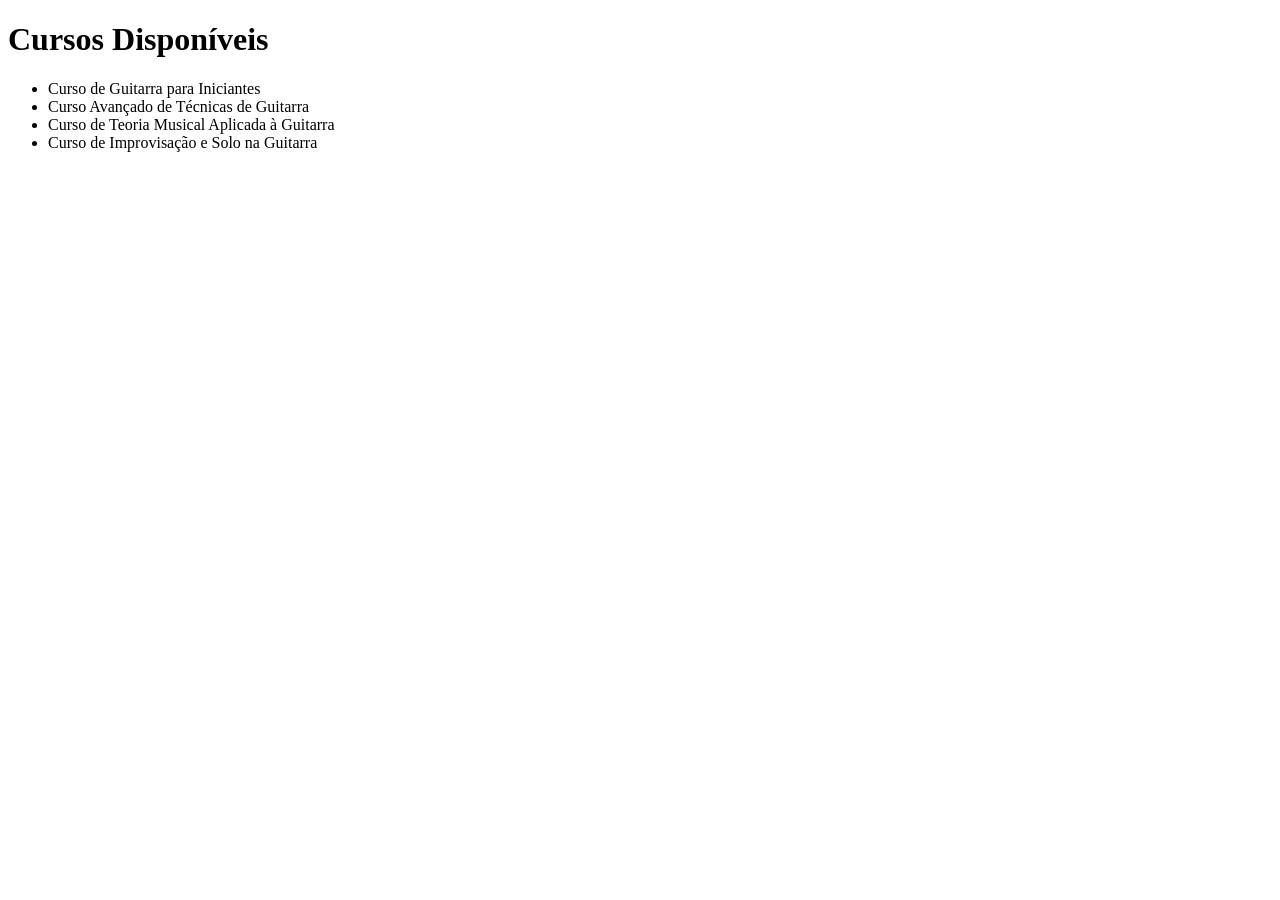
<file: courses.html>
<!DOCTYPE html>
<html lang="pt">
  <head>
    <meta charset="UTF-8" />
    <meta name="viewport" content="width=device-width, initial-scale=1.0" />
    <title>Guitar Academy - Cursos</title>
  </head>
  <body>
    <h1>Cursos Disponíveis</h1>
    <ul>
      <li>Curso de Guitarra para Iniciantes</li>
      <li>Curso Avançado de Técnicas de Guitarra</li>
      <li>Curso de Teoria Musical Aplicada à Guitarra</li>
      <li>Curso de Improvisação e Solo na Guitarra</li>
    </ul>
  </body>
</html>
</file>
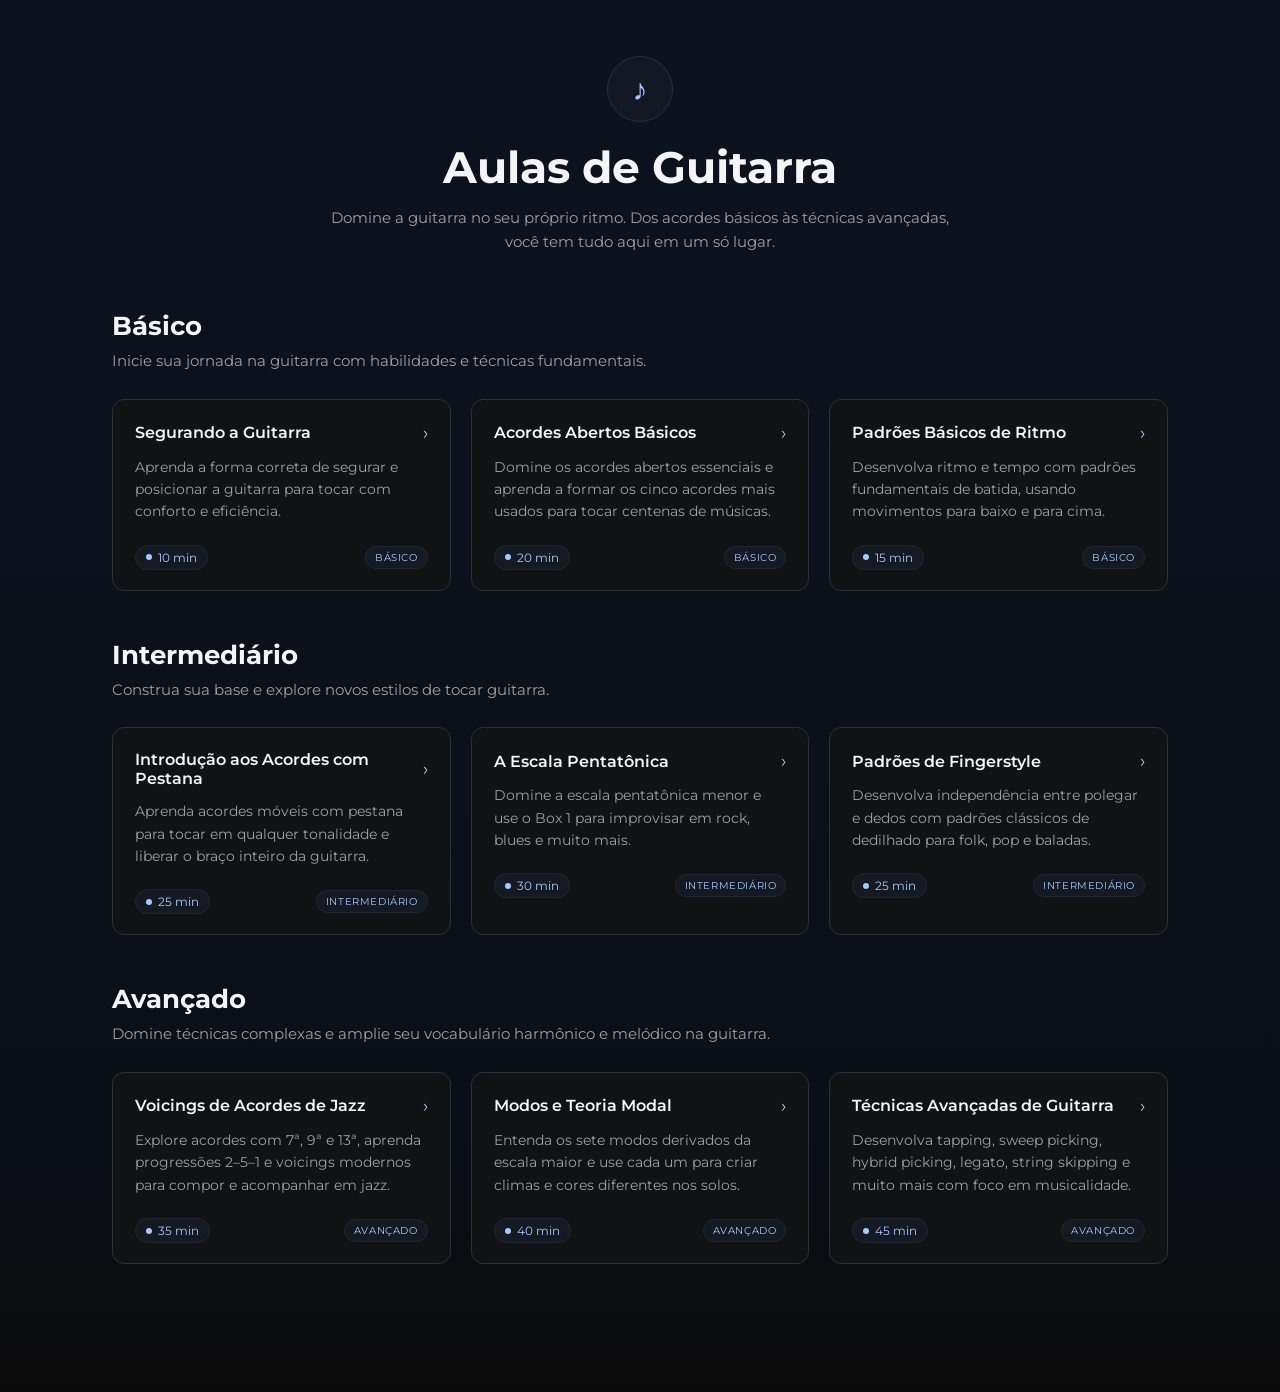
<file: templates/courses.html>
<!DOCTYPE html>
<html lang="pt-BR">
  <head>
    <meta charset="UTF-8" />
    <title>Aulas de Guitarra</title>
    <meta name="viewport" content="width=device-width, initial-scale=1.0" />
    <link rel="stylesheet" href="/static/css/courses.css" />
  </head>
  <body>
    <main class="page">
      <header>
        <div class="icon-circle">♪</div>
        <h1>Aulas de Guitarra</h1>
        <p class="subtitle">
          Domine a guitarra no seu próprio ritmo. Dos acordes básicos às
          técnicas avançadas, você tem tudo aqui em um só lugar.
        </p>
      </header>

      <!-- BÁSICO -->
      <section class="section">
        <h2 class="section-title">Básico</h2>
        <p class="section-subtitle">
          Inicie sua jornada na guitarra com habilidades e técnicas
          fundamentais.
        </p>

        <div class="cards-grid">
          <!-- Segurando a Guitarra -->
          <article class="card" data-modal="modal-holding-guitar">
            <div class="card-header">
              <h3 class="card-title">Segurando a Guitarra</h3>
              <span class="card-arrow">›</span>
            </div>
            <p class="card-desc">
              Aprenda a forma correta de segurar e posicionar a guitarra para
              tocar com conforto e eficiência.
            </p>
            <div class="card-footer">
              <span class="pill">
                <span class="pill-dot"></span>
                <span>10 min</span>
              </span>
              <span class="pill-level">Básico</span>
            </div>
          </article>

          <!-- Acordes Abertos Básicos -->
          <article class="card" data-modal="modal-open-chords">
            <div class="card-header">
              <h3 class="card-title">Acordes Abertos Básicos</h3>
              <span class="card-arrow">›</span>
            </div>
            <p class="card-desc">
              Domine os acordes abertos essenciais e aprenda a formar os cinco
              acordes mais usados para tocar centenas de músicas.
            </p>
            <div class="card-footer">
              <span class="pill">
                <span class="pill-dot"></span>
                <span>20 min</span>
              </span>
              <span class="pill-level">Básico</span>
            </div>
          </article>

          <!-- Padrões Básicos de Ritmo -->
          <article class="card" data-modal="modal-strumming">
            <div class="card-header">
              <h3 class="card-title">Padrões Básicos de Ritmo</h3>
              <span class="card-arrow">›</span>
            </div>
            <p class="card-desc">
              Desenvolva ritmo e tempo com padrões fundamentais de batida,
              usando movimentos para baixo e para cima.
            </p>
            <div class="card-footer">
              <span class="pill">
                <span class="pill-dot"></span>
                <span>15 min</span>
              </span>
              <span class="pill-level">Básico</span>
            </div>
          </article>
        </div>
      </section>

      <!-- INTERMEDIÁRIO -->
      <section class="section">
        <h2 class="section-title">Intermediário</h2>
        <p class="section-subtitle">
          Construa sua base e explore novos estilos de tocar guitarra.
        </p>

        <div class="cards-grid">
          <!-- Acordes com Pestana -->
          <article class="card" data-modal="modal-barre-chords">
            <div class="card-header">
              <h3 class="card-title">Introdução aos Acordes com Pestana</h3>
              <span class="card-arrow">›</span>
            </div>
            <p class="card-desc">
              Aprenda acordes móveis com pestana para tocar em qualquer
              tonalidade e liberar o braço inteiro da guitarra.
            </p>
            <div class="card-footer">
              <span class="pill">
                <span class="pill-dot"></span>
                <span>25 min</span>
              </span>
              <span class="pill-level">Intermediário</span>
            </div>
          </article>

          <!-- Escala Pentatônica -->
          <article class="card" data-modal="modal-pentatonic">
            <div class="card-header">
              <h3 class="card-title">A Escala Pentatônica</h3>
              <span class="card-arrow">›</span>
            </div>
            <p class="card-desc">
              Domine a escala pentatônica menor e use o Box 1 para improvisar em
              rock, blues e muito mais.
            </p>
            <div class="card-footer">
              <span class="pill">
                <span class="pill-dot"></span>
                <span>30 min</span>
              </span>
              <span class="pill-level">Intermediário</span>
            </div>
          </article>

          <!-- Padrões de Fingerstyle -->
          <article class="card" data-modal="modal-fingerstyle">
            <div class="card-header">
              <h3 class="card-title">Padrões de Fingerstyle</h3>
              <span class="card-arrow">›</span>
            </div>
            <p class="card-desc">
              Desenvolva independência entre polegar e dedos com padrões
              clássicos de dedilhado para folk, pop e baladas.
            </p>
            <div class="card-footer">
              <span class="pill">
                <span class="pill-dot"></span>
                <span>25 min</span>
              </span>
              <span class="pill-level">Intermediário</span>
            </div>
          </article>
        </div>
      </section>

      <!-- AVANÇADO -->
      <section class="section">
        <h2 class="section-title">Avançado</h2>
        <p class="section-subtitle">
          Domine técnicas complexas e amplie seu vocabulário harmônico e
          melódico na guitarra.
        </p>

        <div class="cards-grid">
          <!-- Voicings de Jazz -->
          <article class="card" data-modal="modal-jazz-voicings">
            <div class="card-header">
              <h3 class="card-title">Voicings de Acordes de Jazz</h3>
              <span class="card-arrow">›</span>
            </div>
            <p class="card-desc">
              Explore acordes com 7ª, 9ª e 13ª, aprenda progressões 2–5–1 e
              voicings modernos para compor e acompanhar em jazz.
            </p>
            <div class="card-footer">
              <span class="pill">
                <span class="pill-dot"></span>
                <span>35 min</span>
              </span>
              <span class="pill-level">Avançado</span>
            </div>
          </article>

          <!-- Modos e Teoria Modal -->
          <article class="card" data-modal="modal-modes">
            <div class="card-header">
              <h3 class="card-title">Modos e Teoria Modal</h3>
              <span class="card-arrow">›</span>
            </div>
            <p class="card-desc">
              Entenda os sete modos derivados da escala maior e use cada um para
              criar climas e cores diferentes nos solos.
            </p>
            <div class="card-footer">
              <span class="pill">
                <span class="pill-dot"></span>
                <span>40 min</span>
              </span>
              <span class="pill-level">Avançado</span>
            </div>
          </article>

          <article class="card" data-modal="modal-advanced-techniques">
            <div class="card-header">
              <h3 class="card-title">Técnicas Avançadas de Guitarra</h3>
              <span class="card-arrow">›</span>
            </div>
            <p class="card-desc">
              Desenvolva tapping, sweep picking, hybrid picking, legato, string
              skipping e muito mais com foco em musicalidade.
            </p>
            <div class="card-footer">
              <span class="pill">
                <span class="pill-dot"></span>
                <span>45 min</span>
              </span>
              <span class="pill-level">Avançado</span>
            </div>
          </article>
        </div>
      </section>
    </main>

    <!-- MODAIS -->
    <div class="modal-overlay" id="modal-holding-guitar" aria-hidden="true">
      <div
        class="modal-content"
        role="dialog"
        aria-modal="true"
        aria-labelledby="modal-holding-guitar-title"
      >
        <button class="modal-close" aria-label="Fechar">×</button>
        <h2 class="modal-title" id="modal-holding-guitar-title">
          Segurando a Guitarra
        </h2>
        <p class="modal-subtitle">
          A forma como você segura a guitarra é fundamental para o conforto e
          para a qualidade da sua técnica. Uma boa postura evita dores e permite
          mover a mão com liberdade pelo braço do instrumento.
        </p>

        <h3 class="modal-heading">Posição Sentado</h3>
        <ul class="modal-list">
          <li>
            Escolha a perna de apoio: a maioria dos iniciantes apoia a guitarra
            na perna direita (se for destro).
          </li>
          <li>Mantenha as costas retas para evitar dores na coluna.</li>
          <li>
            Incline levemente o braço da guitarra para cima, em torno de 30–45
            graus.
          </li>
          <li>
            Relaxe os ombros; tensão nos ombros vai direto para a sua mão ao
            tocar.
          </li>
        </ul>

        <h3 class="modal-heading">Posição em Pé</h3>
        <ul class="modal-list">
          <li>
            Use uma correia confortável, ajustada em uma altura parecida com a
            posição sentado.
          </li>
          <li>
            A guitarra deve ficar estável, sem “pular” quando você se mexe.
          </li>
          <li>
            O braço que faz a palhetada deve cair naturalmente sobre o corpo da
            guitarra.
          </li>
        </ul>

        <h3 class="modal-heading">Pontos-Chave</h3>
        <ul class="modal-list">
          <li>Não aperte o braço da guitarra com força excessiva.</li>
          <li>
            Mantenha o polegar atrás do braço, e não por cima, pelo menos neste
            estágio inicial.
          </li>
          <li>
            Tente manter o punho o mais reto possível ao apertar as cordas.
          </li>
          <li>Faça pausas a cada 20 minutos para evitar fadiga.</li>
          <li>
            Pratique em frente ao espelho para conferir a postura com
            frequência.
          </li>
        </ul>
      </div>
    </div>

    <div class="modal-overlay" id="modal-open-chords" aria-hidden="true">
      <div
        class="modal-content"
        role="dialog"
        aria-modal="true"
        aria-labelledby="modal-open-chords-title"
      >
        <button class="modal-close" aria-label="Fechar">×</button>
        <h2 class="modal-title" id="modal-open-chords-title">
          Acordes Abertos Básicos
        </h2>
        <p class="modal-subtitle">
          Acordes abertos são a base da maior parte das músicas para guitarra.
          Eles usam cordas soltas e são tocados nos primeiros trastes do braço.
        </p>

        <h3 class="modal-heading">Os Cinco Acordes Essenciais</h3>
        <ul class="modal-list">
          <li>
            <strong>G Maior (G)</strong><br />
            3º traste, 6ª corda (E grave) – dedo anelar<br />
            2º traste, 5ª corda (A) – dedo médio<br />
            3º traste, 1ª corda (E agudo) – dedo mínimo<br />
            Toque as seis cordas.
          </li>
          <li>
            <strong>C Maior (C)</strong><br />
            3º traste, 5ª corda (A) – anelar<br />
            2º traste, 4ª corda (D) – médio<br />
            1º traste, 2ª corda (B) – indicador<br />
            Toque da 5ª corda para baixo (evite a 6ª).
          </li>
          <li>
            <strong>D Maior (D)</strong><br />
            2º traste, 3ª corda (G) – indicador<br />
            3º traste, 2ª corda (B) – anelar<br />
            2º traste, 1ª corda (E agudo) – médio<br />
            Toque da 4ª corda para baixo.
          </li>
          <li>
            <strong>E Menor (Em)</strong><br />
            2º traste, 5ª corda (A) – médio<br />
            2º traste, 4ª corda (D) – anelar<br />
            Toque as seis cordas.
          </li>
          <li>
            <strong>A Menor (Am)</strong><br />
            1º traste, 2ª corda (B) – indicador<br />
            2º traste, 4ª corda (D) – médio<br />
            2º traste, 3ª corda (G) – anelar<br />
            Toque da 5ª corda para baixo.
          </li>
        </ul>

        <h3 class="modal-heading">Dicas de Prática</h3>
        <ul class="modal-list">
          <li>Comece devagar e foque em notas limpas, sem trastejar.</li>
          <li>
            Aperte as cordas com firmeza, mas sem exagero para não cansar a mão.
          </li>
          <li>Verifique se cada corda está soando claramente.</li>
          <li>
            Pratique as trocas entre os cinco acordes, criando pequenos ciclos.
          </li>
        </ul>
      </div>
    </div>

    <div class="modal-overlay" id="modal-strumming" aria-hidden="true">
      <div
        class="modal-content"
        role="dialog"
        aria-modal="true"
        aria-labelledby="modal-strumming-title"
      >
        <button class="modal-close" aria-label="Fechar">×</button>
        <h2 class="modal-title" id="modal-strumming-title">
          Padrões Básicos de Ritmo
        </h2>
        <p class="modal-subtitle">
          A batida é o que dá vida aos acordes. Um bom padrão de ritmo pode
          fazer acordes simples soarem muito mais interessantes.
        </p>

        <h3 class="modal-heading">Somente Movimentos Para Baixo (↓)</h3>
        <ul class="modal-list">
          <li><strong>Padrão 1:</strong> ↓ ↓ ↓ ↓ – todas semínimas.</li>
          <li>Contagem: 1 2 3 4.</li>
        </ul>

        <h3 class="modal-heading">Batidas Para Baixo e Para Cima (↓↑)</h3>
        <ul class="modal-list">
          <li>
            <strong>Padrão 2:</strong> ↓ ↓ ↑ ↑ ↓ ↑ – contagem: 1 2 & 3 & 4 &.
          </li>
          <li><strong>Padrão 3:</strong> ↓ ↓ ↑ ↓ ↑ – contagem: 1 2 & 3 4 &.</li>
          <li>
            <strong>Padrão 4 (folk popular):</strong> ↓ ↓ ↑ ↓ ↑ ↓ ↑ – contagem:
            1 2 & 3 & 4 &.
          </li>
        </ul>

        <h3 class="modal-heading">Dicas de Prática</h3>
        <ul class="modal-list">
          <li>Use um metrônomo ou bata o pé para manter o tempo.</li>
          <li>Comece bem devagar (por volta de 60 BPM).</li>
          <li>
            Mantenha o pulso solto; o movimento vem do punho, não do braço
            inteiro.
          </li>
          <li>
            Pratique primeiro com as cordas abafadas para focar apenas no ritmo.
          </li>
        </ul>

        <h3 class="modal-heading">Erros Comuns</h3>
        <ul class="modal-list">
          <li>Tocar forte demais – deixe as cordas vibrarem naturalmente.</li>
          <li>Ficar tenso no ombro ou braço.</li>
          <li>
            Perder a regularidade da batida – priorize o tempo antes da
            velocidade.
          </li>
        </ul>
      </div>
    </div>

    <div class="modal-overlay" id="modal-barre-chords" aria-hidden="true">
      <div
        class="modal-content"
        role="dialog"
        aria-modal="true"
        aria-labelledby="modal-barre-chords-title"
      >
        <button class="modal-close" aria-label="Fechar">×</button>
        <h2 class="modal-title" id="modal-barre-chords-title">
          Introdução aos Acordes com Pestana
        </h2>
        <p class="modal-subtitle">
          Acordes com pestana usam um dedo para pressionar várias cordas ao
          mesmo tempo. São acordes móveis, que podem ser deslocados ao longo do
          braço para tocar em qualquer tonalidade.
        </p>

        <h3 class="modal-heading">Por que Aprender Acordes com Pestana?</h3>
        <ul class="modal-list">
          <li>Permitem tocar acordes em qualquer tom.</li>
          <li>Destravaram o braço inteiro da guitarra.</li>
          <li>Abrem caminho para músicas com acordes menos comuns.</li>
          <li>Deixam o seu som mais “profissional”.</li>
        </ul>

        <h3 class="modal-heading">Acorde F Maior com Pestana</h3>
        <ul class="modal-list">
          <li>Indicador: faz a pestana em todas as cordas na 1ª casa.</li>
          <li>Médio: 2ª casa, 3ª corda (G).</li>
          <li>Anelar: 3ª casa, 5ª corda (A).</li>
          <li>Mínimo: 3ª casa, 4ª corda (D).</li>
        </ul>

        <h3 class="modal-heading">Dicas para Ter Sucesso</h3>
        <ul class="modal-list">
          <li>Polegar atrás do braço, na altura da 1ª casa.</li>
          <li>
            Use mais a lateral do indicador, não a parte totalmente plana.
          </li>
          <li>Aperte perto do traste, não no meio do espaço.</li>
          <li>Comece pequeno: treine primeiro pestanas com 2 ou 3 cordas.</li>
        </ul>

        <h3 class="modal-heading">Formatos com Base em E e A</h3>
        <ul class="modal-list">
          <li>
            <strong>Forma de E:</strong> baseada no acorde E maior aberto; barre
            com o indicador e use os outros dedos para formar o desenho na casa
            seguinte.
          </li>
          <li>
            <strong>Forma de A:</strong> baseada no acorde A maior; a pestana
            cobre da 5ª corda para baixo, e um dedo (ou dois/tres) faz as notas
            do acorde.
          </li>
        </ul>

        <h3 class="modal-heading">Construindo Força</h3>
        <ul class="modal-list">
          <li>Não espere acordes perfeitos de primeira.</li>
          <li>Pratique cerca de 5 minutos por dia focado em pestanas.</li>
          <li>A mão vai ganhar força ao longo de 2–3 semanas.</li>
          <li>Pare se sentir cãibra ou dor intensa.</li>
        </ul>
      </div>
    </div>

    <div class="modal-overlay" id="modal-pentatonic" aria-hidden="true">
      <div
        class="modal-content"
        role="dialog"
        aria-modal="true"
        aria-labelledby="modal-pentatonic-title"
      >
        <button class="modal-close" aria-label="Fechar">×</button>
        <h2 class="modal-title" id="modal-pentatonic-title">
          A Escala Pentatônica
        </h2>
        <p class="modal-subtitle">
          A escala pentatônica contém 5 notas e serve de base para solos de
          rock, blues e muitos outros estilos. É fácil de soar bem e ótima para
          improvisação.
        </p>
        <h3 class="modal-heading">Desenho em Lá Menor — Box 1</h3>
        <ul class="modal-list">
          <li>6ª corda (E): 5º e 8º trastes</li>
          <li>5ª corda (A): 5º e 7º trastes</li>
          <li>4ª corda (D): 5º e 7º trastes</li>
          <li>3ª corda (G): 5º e 7º trastes</li>
          <li>2ª corda (B): 5º e 8º trastes</li>
          <li>1ª corda (E): 5º e 8º trastes</li>
        </ul>
        <h3 class="modal-heading">Como Praticar</h3>
        <ul class="modal-list">
          <li>Toque subindo e descendo lentamente, focando no som limpo.</li>
          <li>Pratique usando bases de Am (Am — Dm — Em).</li>
        </ul>
        <h3 class="modal-heading">Para Que Serve?</h3>
        <ul class="modal-list">
          <li>Improvisação de solos rápidos e expressivos.</li>
          <li>
            Aplica-se a várias músicas, como "Sweet Child O' Mine" (Guns N'
            Roses) ou "Sunshine of Your Love" (Cream).
          </li>
        </ul>
      </div>
    </div>

    <div class="modal-overlay" id="modal-fingerstyle" aria-hidden="true">
      <div
        class="modal-content"
        role="dialog"
        aria-modal="true"
        aria-labelledby="modal-fingerstyle-title"
      >
        <button class="modal-close" aria-label="Fechar">×</button>
        <h2 class="modal-title" id="modal-fingerstyle-title">
          Padrões de Fingerstyle
        </h2>
        <p class="modal-subtitle">
          O dedilhado faz cada dedo cumprir um papel nos arpejos. É essencial
          para sons melódicos e baladas.
        </p>
        <h3 class="modal-heading">Dedo por corda</h3>
        <ul class="modal-list">
          <li><b>p</b> (polegar) — baixos (cordas 6, 5, 4)</li>
          <li><b>i</b> (indicador) — 3ª corda (G)</li>
          <li><b>m</b> (médio) — 2ª corda (B)</li>
          <li><b>a</b> (anular) — 1ª corda (E)</li>
        </ul>
        <h3 class="modal-heading">Três Padrões Clássicos</h3>
        <ul class="modal-list">
          <li>
            <b>Travis picking:</b> Alterna baixo e agudo (ex: C maior:
            polegar-3ª/p-m-p-i)
          </li>
          <li><b>Arpeggio:</b> p-i-m-a-m-i (ex: C: 5ª 3ª 2ª 1ª 2ª 3ª)</li>
          <li>
            <b>Clássico:</b> p-m-i-m (cria um fluir suave com acordes simples)
          </li>
        </ul>
        <h3 class="modal-heading">Dicas</h3>
        <ul class="modal-list">
          <li>Comece devagar e use metrônomo (40-60 BPM).</li>
          <li>Foque na clareza entre notas e constância do polegar.</li>
          <li>Dê preferência para acordes simples (C, Am, G).</li>
          <li>Paciência — independência leva semanas para firmar!</li>
        </ul>
      </div>
    </div>

    <div class="modal-overlay" id="modal-jazz-voicings" aria-hidden="true">
      <div
        class="modal-content"
        role="dialog"
        aria-modal="true"
        aria-labelledby="modal-jazz-voicings-title"
      >
        <button class="modal-close" aria-label="Fechar">×</button>
        <h2 class="modal-title" id="modal-jazz-voicings-title">
          Voicings de Acordes de Jazz
        </h2>
        <p class="modal-subtitle">
          Explore sons ricos com acordes de 7ª, 9ª, 13ª e progressões
          sofisticadas, além de formas drop e substituições para tocar jazz.
        </p>
        <h3 class="modal-heading">Principais Tipos</h3>
        <ul class="modal-list">
          <li><b>Cmaj7:</b> X-3-5-4-5-X – som brilhante</li>
          <li><b>C7:</b> X-3-2-3-1-X – som resolutivo</li>
          <li><b>Cm7:</b> X-3-1-3-1-X – som suave</li>
          <li>
            <b>Drop2:</b> 3-3-5-4-X-X – acordes abertos, para acompanhamento
          </li>
        </ul>
        <h3 class="modal-heading">Progressão 2–5–1</h3>
        <ul class="modal-list">
          <li>Dm7–G7–Cmaj7 (X-5-7-5-6-5 → 3-X-3-4-3-X → X-3-5-4-5-X)</li>
        </ul>
        <h3 class="modal-heading">Extensões</h3>
        <ul class="modal-list">
          <li><b>Cmaj9:</b> X-3-2-4-3-X</li>
          <li><b>C13:</b> X-3-2-3-5-5</li>
        </ul>
        <h3 class="modal-heading">Estudo</h3>
        <ul class="modal-list">
          <li>Pratique encadeando acordes suavemente (voice leading).</li>
          <li>Ouça Joe Pass, Wes Montgomery, George Benson.</li>
          <li>Monte ritmos de acompanhamento (“comping”) com 3-4 notas.</li>
        </ul>
      </div>
    </div>

    <div class="modal-overlay" id="modal-modes" aria-hidden="true">
      <div
        class="modal-content"
        role="dialog"
        aria-modal="true"
        aria-labelledby="modal-modes-title"
      >
        <button class="modal-close" aria-label="Fechar">×</button>
        <h2 class="modal-title" id="modal-modes-title">Modos e Teoria Modal</h2>
        <p class="modal-subtitle">
          Os modos são sete escalas derivadas da escala maior, cada uma com
          personalidade e aplicação únicas em improvisos e composições.
        </p>
        <h3 class="modal-heading">Os Sete Modos</h3>
        <ul class="modal-list">
          <li><b>Jônio:</b> Alegre, C-D-E-F-G-A-B (C)</li>
          <li><b>Dórico:</b> Menor animado, D-E-F-G-A-B-C (D)</li>
          <li><b>Frígio:</b> Espanhol/exótico, E-F-G-A-B-C-D (E)</li>
          <li><b>Lídio:</b> Etéreo, F-G-A-B-C-D-E (F)</li>
          <li><b>Mixo-lídio:</b> Blueseiro, G-A-B-C-D-E-F (G)</li>
          <li><b>Eólio:</b> Menor natural, A-B-C-D-E-F-G (A)</li>
          <li><b>Lócrio:</b> Instável, B-C-D-E-F-G-A (B)</li>
        </ul>
        <h3 class="modal-heading">Destaques de Prática</h3>
        <ul class="modal-list">
          <li>Pegue um acorde e pratique cada modo na mesma nota-raiz.</li>
          <li>
            Foque nas notas “características”: Lídio (#4), Mixolídio (b7), etc.
          </li>
          <li>Use vamps (bases de um ou dois acordes) e improvise.</li>
          <li>Ouça: “So What” (Miles Davis), “Oye Como Va” (Santana).</li>
        </ul>
      </div>
    </div>

    <div
      class="modal-overlay"
      id="modal-advanced-techniques"
      aria-hidden="true"
    >
      <div
        class="modal-content"
        role="dialog"
        aria-modal="true"
        aria-labelledby="modal-advanced-techniques-title"
      >
        <button class="modal-close" aria-label="Fechar">×</button>
        <h2 class="modal-title" id="modal-advanced-techniques-title">
          Técnicas Avançadas de Guitarra
        </h2>
        <p class="modal-subtitle">
          Domine técnicas que diferenciam guitarristas: tapping, sweep, hybrid
          picking, legato, string skipping e muito mais.
        </p>
        <h3 class="modal-heading">Tapping (duas mãos)</h3>
        <ul class="modal-list">
          <li>Use um dedo da mão direita para “martelar” notas no braço.</li>
          <li>Combine com pull-off e hammer-on para frases rápidas.</li>
        </ul>
        <h3 class="modal-heading">Sweep Picking</h3>
        <ul class="modal-list">
          <li>
            Arraste a palheta suavemente por várias cordas, uma nota por corda,
            para arpejos muito rápidos.
          </li>
          <li>
            Pratique devagar, limpando cordas não usadas com a mão esquerda.
          </li>
        </ul>
        <h3 class="modal-heading">Hybrid Picking</h3>
        <ul class="modal-list">
          <li>
            Use o indicador e o médio junto com a palheta, para saltar cordas ou
            acentuar notas agudas.
          </li>
        </ul>
        <h3 class="modal-heading">Legato e String Skipping</h3>
        <ul class="modal-list">
          <li>
            Execute hammer-ons e pull-offs encadeados e pule cordas para criar
            linhas melódicas expressivas.
          </li>
        </ul>
        <h3 class="modal-heading">Dicas Finais</h3>
        <ul class="modal-list">
          <li>Estude cada técnica isolada e aplique em frases musicais.</li>
          <li>
            Vá devagar, aumente BPM só quando a execução estiver perfeita.
          </li>
          <li>
            Referências: Van Halen (tapping), Frank Gambale (sweep), Joe
            Satriani (legato), Guthrie Govan (tudo!).
          </li>
        </ul>
      </div>
    </div>
    <script src="/static/js/courses.js" defer></script>
  </body>
</html>
</file>
<file: static/css/courses.css>
@import url("https://fonts.googleapis.com/css2?family=Montserrat:ital,wght@0,100..900;1,100..900&display=swap"); /* [web:16] */

:root {
  --bg-gradient: linear-gradient(
    to bottom,
    #0d121f 0%,
    #0a0f19 80%,
    #0a0a0a 100%
  );
  --card-bg: #101214;
  --card-border: #2a2f36;
  --accent: #a3c9ff;
  --text-main: #f5f5f5;
  --text-muted: #9aa0aa;
}

* {
  margin: 0;
  padding: 0;
  box-sizing: border-box;
}

body {
  min-height: 100vh;
  font-family: "Montserrat", sans-serif;
  background: var(--bg-gradient);
  color: var(--text-main);
  display: flex;
  justify-content: center;
  font-size: 16px;
}

.page {
  width: 100%;
  max-width: 1120px;
  padding: 56px 32px 80px;
}

header {
  text-align: center;
  margin-bottom: 56px;
}

.icon-circle {
  width: 66px;
  height: 66px;
  border-radius: 50%;
  background-color: #141824;
  border: 1px solid var(--card-border);
  display: flex;
  align-items: center;
  justify-content: center;
  margin: 0 auto 18px;
  color: var(--accent);
  font-size: 30px;
}

h1 {
  font-size: 44px;
  font-weight: 700;
  margin-bottom: 12px;
}

.subtitle {
  font-size: 15px;
  color: var(--text-muted);
  max-width: 620px;
  margin: 0 auto;
  line-height: 1.6;
}

.section {
  margin-bottom: 48px;
}

.section-title {
  font-size: 26px;
  font-weight: 700;
  margin-bottom: 8px;
}

.section-subtitle {
  font-size: 15px;
  color: var(--text-muted);
  margin-bottom: 26px;
  line-height: 1.5;
}

.cards-grid {
  display: grid;
  grid-template-columns: repeat(3, minmax(0, 1fr));
  gap: 20px;
}

@media (max-width: 900px) {
  .cards-grid {
    grid-template-columns: repeat(2, minmax(0, 1fr));
  }
}

@media (max-width: 640px) {
  .cards-grid {
    grid-template-columns: 1fr;
  }
}

.card {
  position: relative;
  background-color: var(--card-bg);
  border: 1px solid var(--card-border);
  border-radius: 12px;
  padding: 22px 22px 20px;
  cursor: pointer;
  transition: background-color 0.3s ease, transform 0.3s ease,
    box-shadow 0.3s ease, color 0.3s ease, border-color 0.3s ease;
}

.card:hover {
  transform: translateY(-4px);
  box-shadow: 0 14px 30px rgba(0, 0, 0, 0.45);
  border-color: #a3c9ff;
  background-color: #141824;
  color: #a3c9ff;
}

.card-header {
  display: flex;
  justify-content: space-between;
  align-items: center;
  margin-bottom: 12px;
}

.card-title {
  font-size: 16px;
  font-weight: 600;
}

.card-arrow {
  color: var(--accent);
  font-size: 18px;
}

.card-desc {
  font-size: 14px;
  color: var(--text-muted);
  line-height: 1.6;
  margin-bottom: 22px;
}

.card-footer {
  display: flex;
  justify-content: space-between;
  align-items: center;
  font-size: 12px;
}

.pill {
  display: inline-flex;
  align-items: center;
  gap: 6px;
  background-color: #151922;
  border-radius: 999px;
  padding: 4px 10px;
  color: var(--accent);
  border: 1px solid #222634;
}

.pill-dot {
  width: 6px;
  height: 6px;
  border-radius: 50%;
  background-color: var(--accent);
}

.pill-label {
  text-transform: uppercase;
  letter-spacing: 0.06em;
  font-size: 10px;
  color: var(--accent);
}

.pill-level {
  text-transform: uppercase;
  letter-spacing: 0.06em;
  font-size: 10px;
  color: var(--accent);
  border-radius: 999px;
  border: 1px solid #222634;
  padding: 4px 9px;
  background-color: #151922;
}

.modal-overlay {
  position: fixed;
  inset: 0;
  background: rgba(0, 0, 0, 0.7);
  display: none;
  align-items: center;
  justify-content: center;
  z-index: 999;
}

.modal-overlay.is-open {
  display: flex;
}

.modal-content {
  background-color: var(--card-bg);
  border: 1px solid #73adff;
  border-radius: 14px;
  padding: 24px 26px 22px;
  max-width: 640px;
  width: 90%;
  color: var(--text-main);
  box-shadow: 0 18px 40px rgba(0, 0, 0, 0.6);
  position: relative;
  animation: modal-fade-in 0.25s ease-out;
  max-height: 80vh;
  overflow-y: auto;
  max-height: 80vh;
  overflow-y: scroll;
  scrollbar-width: none;
}

.modal-content::-webkit-scrollbar {
  display: none;
}

.modal-title {
  font-size: 22px;
  margin-bottom: 10px;
}

.modal-subtitle {
  font-size: 14px;
  color: var(--text-muted);
  line-height: 1.6;
  margin-bottom: 14px;
}

.modal-heading {
  font-size: 16px;
  margin-top: 14px;
  margin-bottom: 6px;
}

.modal-list {
  list-style: disc;
  padding-left: 20px;
  font-size: 14px;
  line-height: 1.6;
  margin-bottom: 10px;
}

.modal-list li + li {
  margin-top: 4px;
}

.modal-close {
  position: absolute;
  top: 10px;
  right: 12px;
  background: transparent;
  border: none;
  color: var(--accent);
  font-size: 22px;
  cursor: pointer;
  padding: 0;
  line-height: 1;
}

@keyframes modal-fade-in {
  from {
    opacity: 0;
    transform: translateY(10px);
  }
  to {
    opacity: 1;
    transform: translateY(0);
  }
}
</file>
